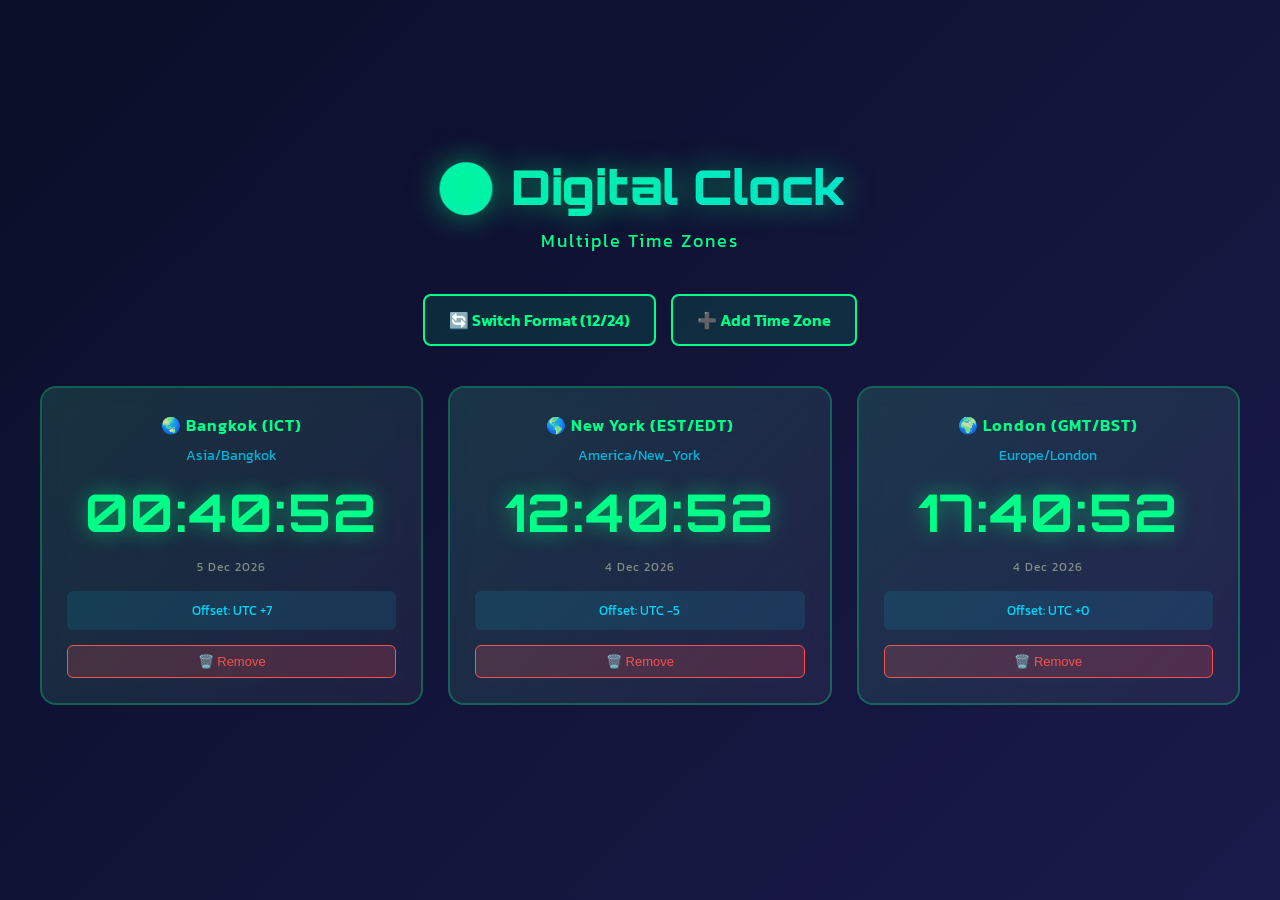
<file: clock.html>
<!DOCTYPE html>
<html lang="th">
<head>
    <meta charset="UTF-8">
    <meta name="viewport" content="width=device-width, initial-scale=1.0">
    <title>Digital Clock - Multiple Time Zones</title>
    <link rel="stylesheet" href="clock-style.css">
</head>
<body>

<div class="clock-container">
    <div class="clock-header">
        <h1>🕐 Digital Clock</h1>
        <p>Multiple Time Zones</p>
    </div>

    <div class="controls">
        <button class="btn-format" onclick="toggleFormat()">🔄 Switch Format (12/24)</button>
        <button class="btn-add" onclick="showAddClock()">➕ Add Time Zone</button>
    </div>

    <div class="clocks-grid" id="clocksGrid">
        <!-- Clocks will be added here dynamically -->
    </div>

    <div class="modal" id="addClockModal" onclick="closeAddClock()">
        <div class="modal-content" onclick="event.stopPropagation()">
            <div class="modal-header">
                <h2>➕ Add Time Zone</h2>
                <button class="close-btn" onclick="closeAddClock()">✕</button>
            </div>
            <div class="timezone-list" id="timezoneList">
                <!-- Time zones will be listed here -->
            </div>
        </div>
    </div>
</div>

<script src="clock-script.js"></script>
</body>
</html>
</file>
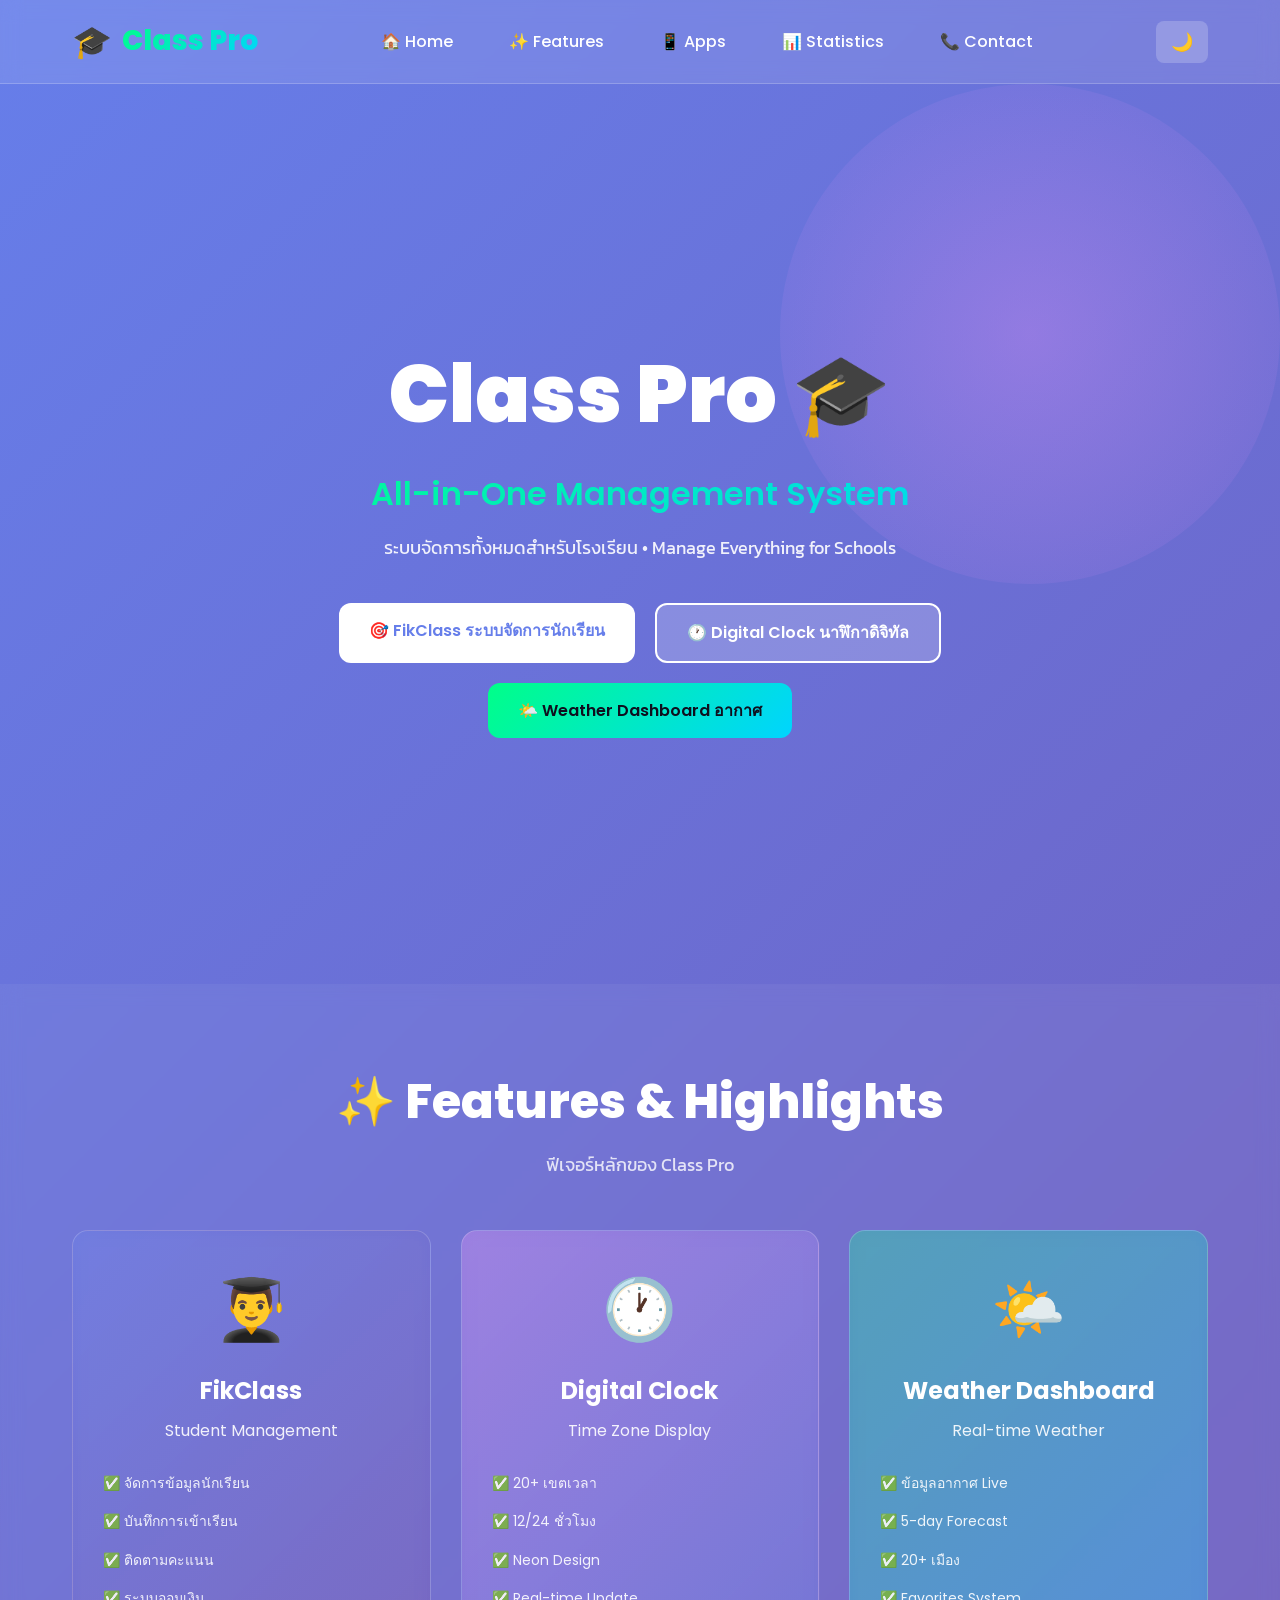
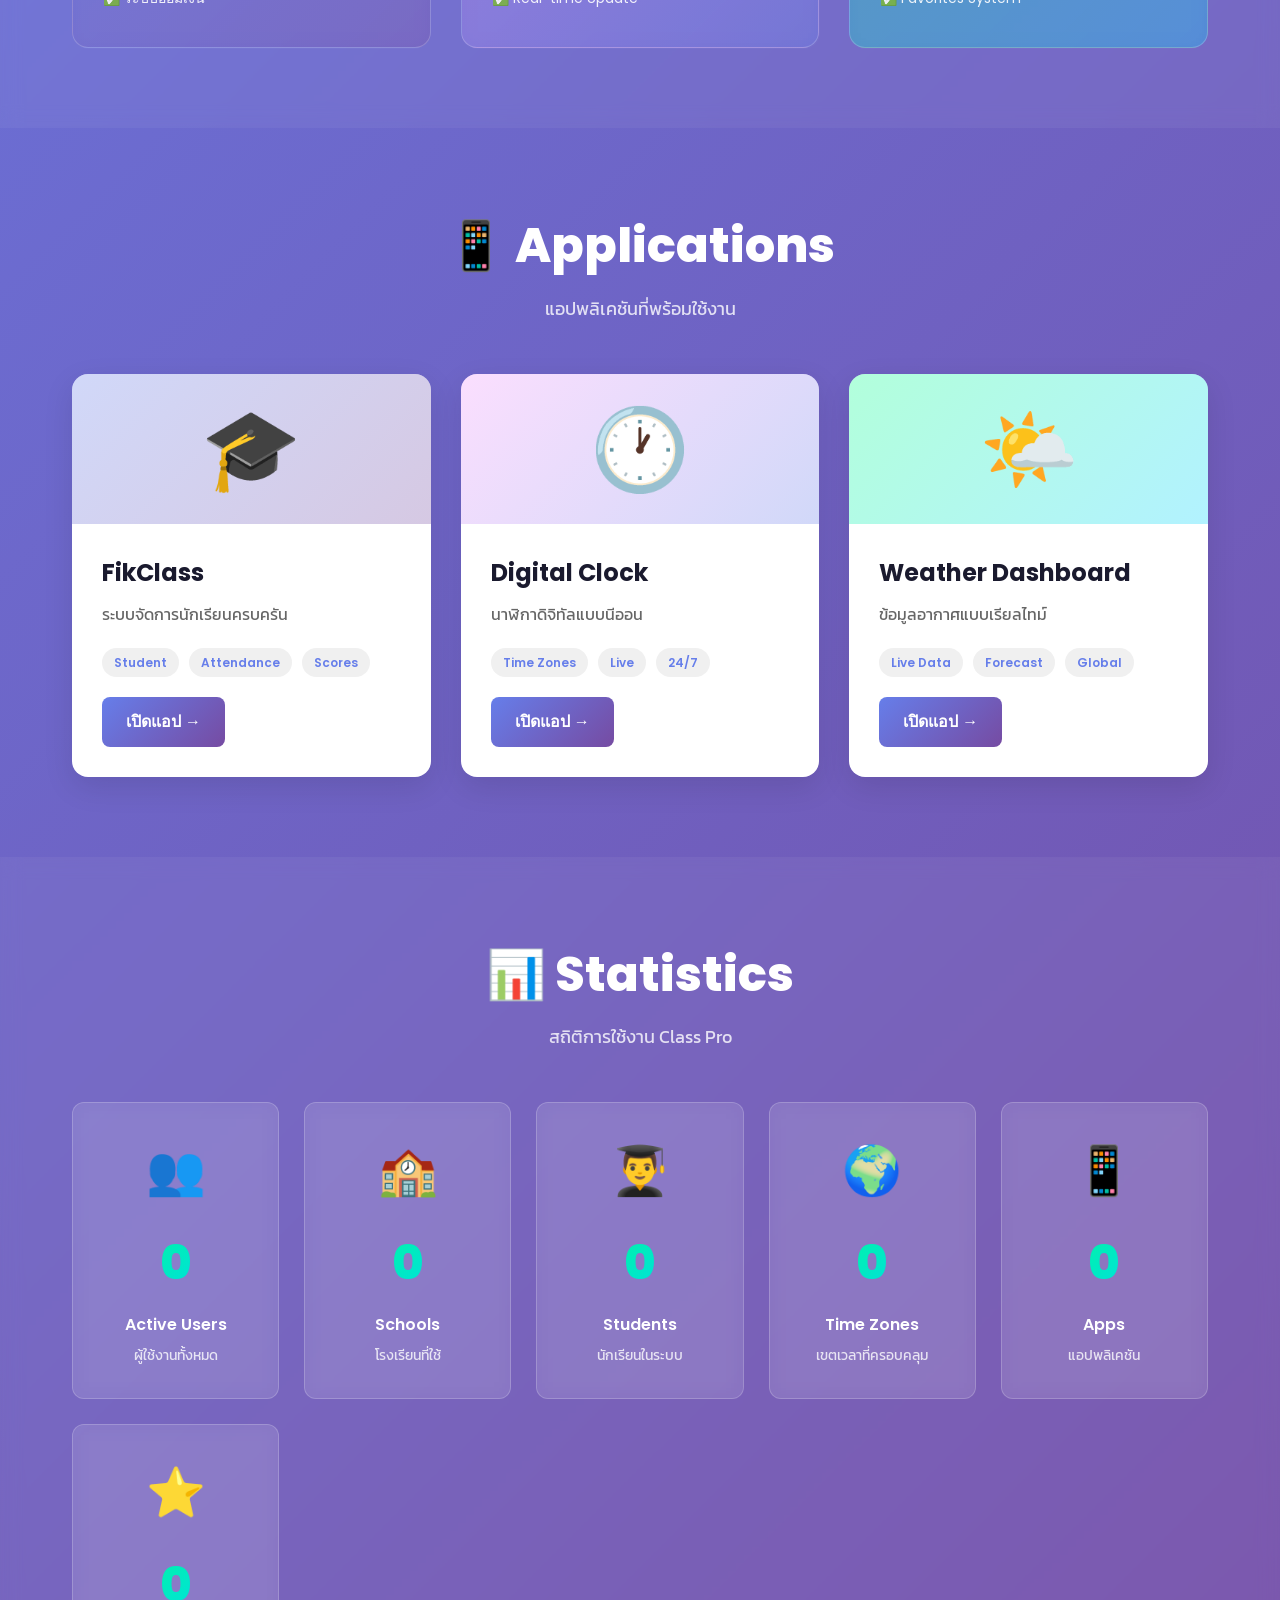
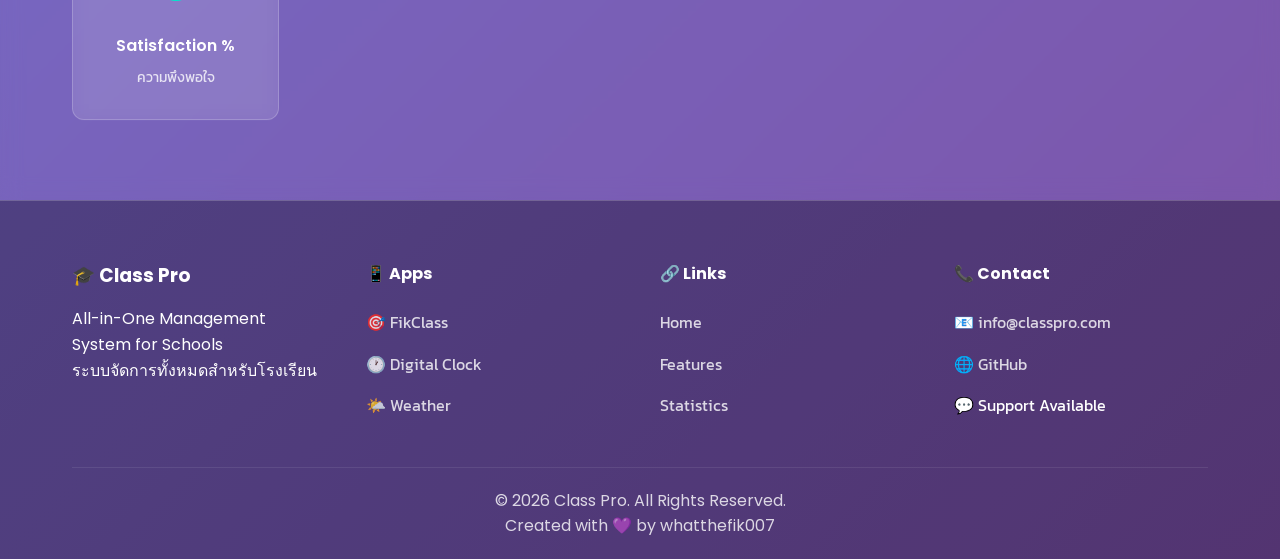
<file: home.html>
<!DOCTYPE html>
<html lang="th">
<head>
    <meta charset="UTF-8">
    <meta name="viewport" content="width=device-width, initial-scale=1.0">
    <title>Class Pro - All-in-One Management System</title>
    <link rel="stylesheet" href="home-style.css">
</head>
<body>

<!-- Navigation -->
<nav class="navbar">
    <div class="nav-container">
        <div class="logo">
            <span class="logo-icon">🎓</span>
            <span class="logo-text">Class Pro</span>
        </div>
        <ul class="nav-menu">
            <li><a href="#home" onclick="scrollTo('home')">🏠 Home</a></li>
            <li><a href="#features" onclick="scrollTo('features')">✨ Features</a></li>
            <li><a href="#apps" onclick="scrollTo('apps')">📱 Apps</a></li>
            <li><a href="#stats" onclick="scrollTo('stats')">📊 Statistics</a></li>
            <li><a href="#footer" onclick="scrollTo('footer')">📞 Contact</a></li>
        </ul>
        <div class="nav-controls">
            <button class="theme-toggle" onclick="toggleTheme()">🌙</button>
            <button class="menu-toggle" onclick="toggleMenu()">☰</button>
        </div>
    </div>
</nav>

<!-- Hero Section -->
<section class="hero" id="home">
    <div class="hero-content">
        <h1 class="hero-title">Class Pro 🎓</h1>
        <p class="hero-subtitle">All-in-One Management System</p>
        <p class="hero-description">ระบบจัดการทั้งหมดสำหรับโรงเรียน • Manage Everything for Schools</p>
        <div class="hero-buttons">
            <a href="index.html" class="btn btn-primary">🎯 FikClass ระบบจัดการนักเรียน</a>
            <a href="clock.html" class="btn btn-secondary">🕐 Digital Clock นาฬิกาดิจิทัล</a>
            <a href="weather.html" class="btn btn-tertiary">🌤️ Weather Dashboard อากาศ</a>
        </div>
    </div>
    <div class="hero-gradient"></div>
</section>

<!-- Features Section -->
<section class="features" id="features">
    <div class="container">
        <h2 class="section-title">✨ Features & Highlights</h2>
        <p class="section-subtitle">ฟีเจอร์หลักของ Class Pro</p>
        
        <div class="features-grid">
            <!-- FikClass Features -->
            <div class="feature-card gradient-1">
                <div class="feature-icon">👨‍🎓</div>
                <h3>FikClass</h3>
                <p class="feature-title">Student Management</p>
                <ul class="feature-list">
                    <li>✅ จัดการข้อมูลนักเรียน</li>
                    <li>✅ บันทึกการเข้าเรียน</li>
                    <li>✅ ติดตามคะแนน</li>
                    <li>✅ ระบบออมเงิน</li>
                </ul>
            </div>

            <!-- Clock Features -->
            <div class="feature-card gradient-2">
                <div class="feature-icon">🕐</div>
                <h3>Digital Clock</h3>
                <p class="feature-title">Time Zone Display</p>
                <ul class="feature-list">
                    <li>✅ 20+ เขตเวลา</li>
                    <li>✅ 12/24 ชั่วโมง</li>
                    <li>✅ Neon Design</li>
                    <li>✅ Real-time Update</li>
                </ul>
            </div>

            <!-- Weather Features -->
            <div class="feature-card gradient-3">
                <div class="feature-icon">🌤️</div>
                <h3>Weather Dashboard</h3>
                <p class="feature-title">Real-time Weather</p>
                <ul class="feature-list">
                    <li>✅ ข้อมูลอากาศ Live</li>
                    <li>✅ 5-day Forecast</li>
                    <li>✅ 20+ เมือง</li>
                    <li>✅ Favorites System</li>
                </ul>
            </div>
        </div>
    </div>
</section>

<!-- Apps Section -->
<section class="apps" id="apps">
    <div class="container">
        <h2 class="section-title">📱 Applications</h2>
        <p class="section-subtitle">แอปพลิเคชันที่พร้อมใช้งาน</p>
        
        <div class="apps-grid">
            <div class="app-card">
                <div class="app-header gradient-1">
                    <span class="app-icon">🎓</span>
                </div>
                <div class="app-content">
                    <h3>FikClass</h3>
                    <p>ระบบจัดการนักเรียนครบครัน</p>
                    <div class="app-features">
                        <span class="badge">Student</span>
                        <span class="badge">Attendance</span>
                        <span class="badge">Scores</span>
                    </div>
                    <a href="index.html" class="app-btn">เปิดแอป →</a>
                </div>
            </div>

            <div class="app-card">
                <div class="app-header gradient-2">
                    <span class="app-icon">🕐</span>
                </div>
                <div class="app-content">
                    <h3>Digital Clock</h3>
                    <p>นาฬิกาดิจิทัลแบบนีออน</p>
                    <div class="app-features">
                        <span class="badge">Time Zones</span>
                        <span class="badge">Live</span>
                        <span class="badge">24/7</span>
                    </div>
                    <a href="clock.html" class="app-btn">เปิดแอป →</a>
                </div>
            </div>

            <div class="app-card">
                <div class="app-header gradient-3">
                    <span class="app-icon">🌤️</span>
                </div>
                <div class="app-content">
                    <h3>Weather Dashboard</h3>
                    <p>ข้อมูลอากาศแบบเรียลไทม์</p>
                    <div class="app-features">
                        <span class="badge">Live Data</span>
                        <span class="badge">Forecast</span>
                        <span class="badge">Global</span>
                    </div>
                    <a href="weather.html" class="app-btn">เปิดแอป →</a>
                </div>
            </div>
        </div>
    </div>
</section>

<!-- Statistics Section -->
<section class="statistics" id="stats">
    <div class="container">
        <h2 class="section-title">📊 Statistics</h2>
        <p class="section-subtitle">สถิติการใช้งาน Class Pro</p>
        
        <div class="stats-grid">
            <div class="stat-card">
                <div class="stat-icon">👥</div>
                <div class="stat-number" data-target="500">0</div>
                <div class="stat-label">Active Users</div>
                <div class="stat-thai">ผู้ใช้งานทั้งหมด</div>
            </div>
            <div class="stat-card">
                <div class="stat-icon">🏫</div>
                <div class="stat-number" data-target="50">0</div>
                <div class="stat-label">Schools</div>
                <div class="stat-thai">โรงเรียนที่ใช้</div>
            </div>
            <div class="stat-card">
                <div class="stat-icon">👨‍🎓</div>
                <div class="stat-number" data-target="10000">0</div>
                <div class="stat-label">Students</div>
                <div class="stat-thai">นักเรียนในระบบ</div>
            </div>
            <div class="stat-card">
                <div class="stat-icon">🌍</div>
                <div class="stat-number" data-target="20">0</div>
                <div class="stat-label">Time Zones</div>
                <div class="stat-thai">เขตเวลาที่ครอบคลุม</div>
            </div>
            <div class="stat-card">
                <div class="stat-icon">📱</div>
                <div class="stat-number" data-target="3">0</div>
                <div class="stat-label">Apps</div>
                <div class="stat-thai">แอปพลิเคชัน</div>
            </div>
            <div class="stat-card">
                <div class="stat-icon">⭐</div>
                <div class="stat-number" data-target="100">0</div>
                <div class="stat-label">Satisfaction %</div>
                <div class="stat-thai">ความพึงพอใจ</div>
            </div>
        </div>
    </div>
</section>

<!-- Footer -->
<footer class="footer" id="footer">
    <div class="container">
        <div class="footer-content">
            <div class="footer-section">
                <h3>🎓 Class Pro</h3>
                <p>All-in-One Management System for Schools</p>
                <p>ระบบจัดการทั้งหมดสำหรับโรงเรียน</p>
            </div>
            <div class="footer-section">
                <h4>📱 Apps</h4>
                <ul>
                    <li><a href="index.html">🎯 FikClass</a></li>
                    <li><a href="clock.html">🕐 Digital Clock</a></li>
                    <li><a href="weather.html">🌤️ Weather</a></li>
                </ul>
            </div>
            <div class="footer-section">
                <h4>🔗 Links</h4>
                <ul>
                    <li><a href="#home">Home</a></li>
                    <li><a href="#features">Features</a></li>
                    <li><a href="#stats">Statistics</a></li>
                </ul>
            </div>
            <div class="footer-section">
                <h4>📞 Contact</h4>
                <ul>
                    <li>📧 <a href="mailto:info@classpro.com">info@classpro.com</a></li>
                    <li>🌐 <a href="https://github.com/whatthefik007/fikclass" target="_blank">GitHub</a></li>
                    <li>💬 Support Available</li>
                </ul>
            </div>
        </div>
        <div class="footer-bottom">
            <p>&copy; 2026 Class Pro. All Rights Reserved.</p>
            <p>Created with 💜 by whatthefik007</p>
        </div>
    </div>
</footer>

<script src="home-script.js"></script>
</body>
</html>
</file>
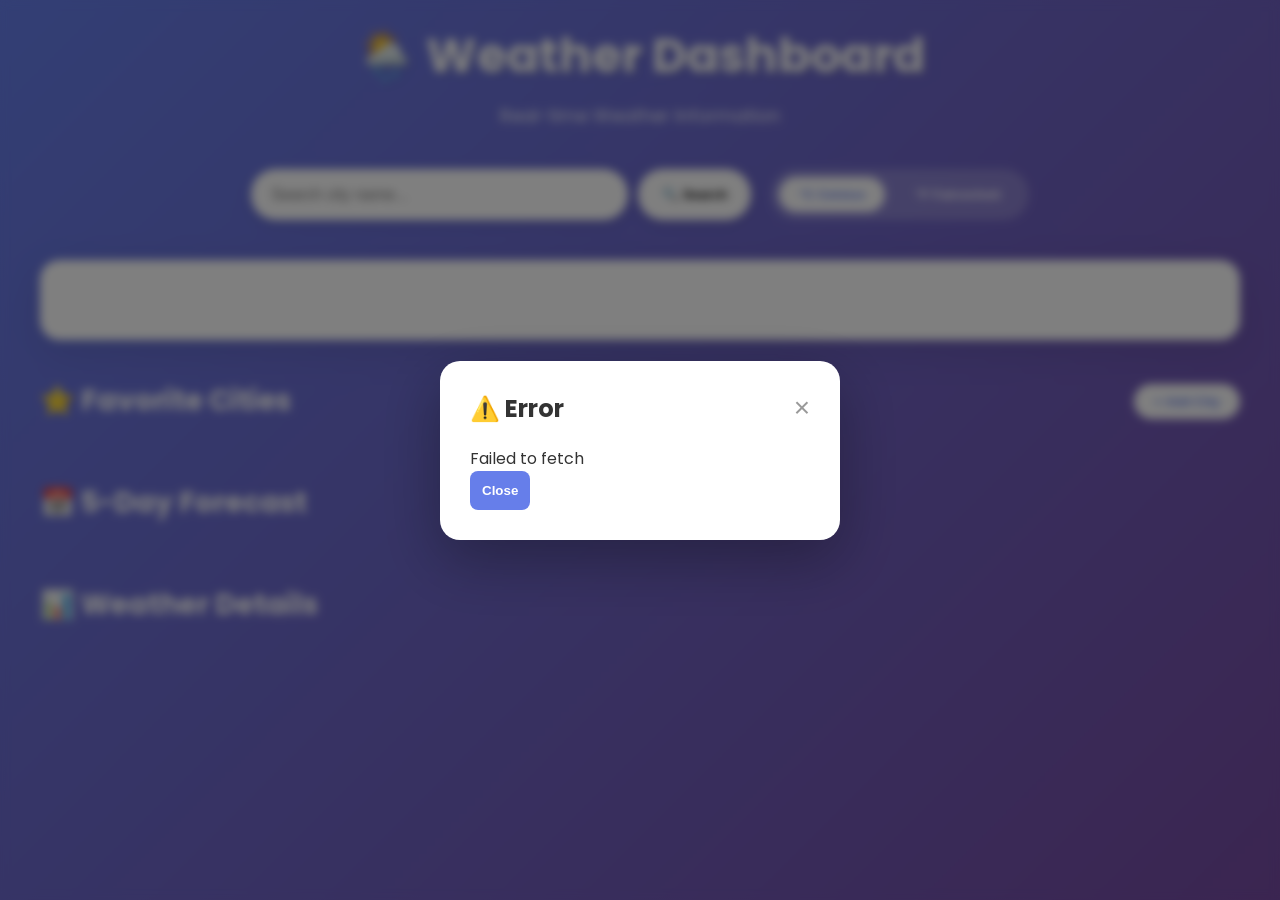
<file: weather.html>
<!DOCTYPE html>
<html lang="th">
<head>
    <meta charset="UTF-8">
    <meta name="viewport" content="width=device-width, initial-scale=1.0">
    <title>Weather Dashboard</title>
    <link rel="stylesheet" href="weather-style.css">
</head>
<body>

<div class="weather-container">
    <!-- Header -->
    <div class="weather-header">
        <h1>🌦️ Weather Dashboard</h1>
        <p>Real-time Weather Information</p>
    </div>

    <!-- Search & Controls -->
    <div class="search-controls">
        <div class="search-box">
            <input type="text" id="searchInput" placeholder="Search city name..." />
            <button onclick="searchWeather()" class="btn-search">🔍 Search</button>
        </div>
        <div class="unit-toggle">
            <button onclick="toggleUnit('C')" class="unit-btn active" id="btnCelsius">°C Celsius</button>
            <button onclick="toggleUnit('F')" class="unit-btn" id="btnFahrenheit">°F Fahrenheit</button>
        </div>
    </div>

    <!-- Current Weather -->
    <div class="current-weather" id="currentWeather">
        <!-- Will be populated by JavaScript -->
    </div>

    <!-- Favorites Section -->
    <div class="favorites-section">
        <div class="favorites-header">
            <h2>⭐ Favorite Cities</h2>
            <button onclick="showAddFavorite()" class="btn-add-favorite">+ Add City</button>
        </div>
        <div class="favorites-grid" id="favoritesGrid">
            <!-- Favorite cities will be displayed here -->
        </div>
    </div>

    <!-- 5-Day Forecast -->
    <div class="forecast-section">
        <h2>📅 5-Day Forecast</h2>
        <div class="forecast-grid" id="forecastGrid">
            <!-- Forecast will be populated by JavaScript -->
        </div>
    </div>

    <!-- Weather Details -->
    <div class="details-section">
        <h2>📊 Weather Details</h2>
        <div class="details-grid" id="detailsGrid">
            <!-- Details will be populated by JavaScript -->
        </div>
    </div>
</div>

<!-- Add Favorite Modal -->
<div class="modal" id="addFavoriteModal" onclick="closeAddFavorite()">
    <div class="modal-content" onclick="event.stopPropagation()">
        <div class="modal-header">
            <h2>⭐ Add to Favorites</h2>
            <button class="close-btn" onclick="closeAddFavorite()">×</button>
        </div>
        <input type="text" id="favoriteCityInput" placeholder="Enter city name..." />
        <div class="modal-actions">
            <button onclick="closeAddFavorite()" class="btn-cancel">Cancel</button>
            <button onclick="addFavoriteCity()" class="btn-confirm">Add</button>
        </div>
    </div>
</div>

<!-- Error Modal -->
<div class="modal" id="errorModal" onclick="closeErrorModal()">
    <div class="modal-content" onclick="event.stopPropagation()">
        <div class="modal-header">
            <h2>⚠️ Error</h2>
            <button class="close-btn" onclick="closeErrorModal()">×</button>
        </div>
        <p id="errorMessage"></p>
        <button onclick="closeErrorModal()" class="btn-confirm">Close</button>
    </div>
</div>

<!-- Loading Spinner -->
<div class="loading" id="loadingSpinner">
    <div class="spinner"></div>
    <p>Loading weather data...</p>
</div>

<script src="weather-script.js"></script>
</body>
</html>
</file>
<file: clock-style.css>
@import url('https://fonts.googleapis.com/css2?family=Orbitron:wght@400;700;900&family=Kanit:wght@400;500;600;700&display=swap');

* {
    margin: 0;
    padding: 0;
    box-sizing: border-box;
}

body {
    background: linear-gradient(135deg, #0a0e27, #1a1a4a);
    color: #fff;
    min-height: 100vh;
    font-family: 'Kanit', sans-serif;
    display: flex;
    justify-content: center;
    align-items: center;
    padding: 20px;
    transition: background 0.3s;
}

.clock-container {
    width: 100%;
    max-width: 1200px;
}

.clock-header {
    text-align: center;
    margin-bottom: 40px;
}

.clock-header h1 {
    font-family: 'Orbitron', sans-serif;
    font-size: 48px;
    font-weight: 900;
    margin-bottom: 10px;
    background: linear-gradient(135deg, #00ff88, #00d4ff);
    -webkit-background-clip: text;
    -webkit-text-fill-color: transparent;
    background-clip: text;
    text-shadow: 0 0 30px rgba(0, 255, 136, 0.5);
}

.clock-header p {
    font-size: 18px;
    color: #00ff88;
    letter-spacing: 2px;
}

.controls {
    display: flex;
    justify-content: center;
    gap: 15px;
    margin-bottom: 40px;
    flex-wrap: wrap;
}

.btn-format,
.btn-add {
    padding: 12px 24px;
    border: 2px solid #00ff88;
    background: rgba(0, 255, 136, 0.1);
    color: #00ff88;
    border-radius: 8px;
    cursor: pointer;
    font-size: 16px;
    font-weight: 600;
    transition: all 0.3s;
    font-family: 'Kanit', sans-serif;
}

.btn-format:hover,
.btn-add:hover {
    background: rgba(0, 255, 136, 0.2);
    box-shadow: 0 0 20px rgba(0, 255, 136, 0.5);
    transform: translateY(-2px);
}

.btn-format:active,
.btn-add:active {
    transform: translateY(0);
}

.clocks-grid {
    display: grid;
    grid-template-columns: repeat(auto-fit, minmax(280px, 1fr));
    gap: 25px;
    margin-bottom: 40px;
}

.clock-card {
    background: rgba(255, 255, 255, 0.05);
    border: 2px solid rgba(0, 255, 136, 0.3);
    border-radius: 16px;
    padding: 25px;
    text-align: center;
    backdrop-filter: blur(10px);
    transition: all 0.3s;
    position: relative;
    overflow: hidden;
}

.clock-card::before {
    content: '';
    position: absolute;
    top: 0;
    left: 0;
    right: 0;
    bottom: 0;
    background: linear-gradient(135deg, rgba(0, 255, 136, 0.1), transparent);
    pointer-events: none;
}

.clock-card:hover {
    border-color: rgba(0, 255, 136, 0.6);
    box-shadow: 0 0 30px rgba(0, 255, 136, 0.3), inset 0 0 30px rgba(0, 255, 136, 0.05);
    transform: translateY(-5px);
}

.timezone-name {
    font-size: 16px;
    font-weight: 600;
    color: #00ff88;
    margin-bottom: 8px;
    letter-spacing: 1px;
}

.timezone-region {
    font-size: 14px;
    color: #00d4ff;
    margin-bottom: 15px;
    opacity: 0.8;
}

.digital-time {
    font-family: 'Orbitron', monospace;
    font-size: 52px;
    font-weight: 700;
    color: #00ff88;
    margin: 20px 0;
    text-shadow: 0 0 20px rgba(0, 255, 136, 0.5);
    letter-spacing: 2px;
    line-height: 1;
}

.digital-date {
    font-size: 12px;
    color: #888;
    margin-bottom: 15px;
    letter-spacing: 1px;
}

.timezone-offset {
    font-size: 13px;
    color: #00d4ff;
    padding: 10px;
    background: rgba(0, 212, 255, 0.1);
    border-radius: 6px;
    margin-bottom: 15px;
}

.btn-remove {
    padding: 8px 16px;
    background: rgba(255, 77, 77, 0.2);
    border: 1px solid #ff4d4d;
    color: #ff4d4d;
    border-radius: 6px;
    cursor: pointer;
    font-size: 13px;
    transition: all 0.3s;
    width: 100%;
}

.btn-remove:hover {
    background: rgba(255, 77, 77, 0.4);
    box-shadow: 0 0 15px rgba(255, 77, 77, 0.3);
}

/* Modal Styles */
.modal {
    display: none;
    position: fixed;
    inset: 0;
    background: rgba(0, 0, 0, 0.7);
    backdrop-filter: blur(6px);
    justify-content: center;
    align-items: center;
    z-index: 1000;
    padding: 20px;
    animation: fadeIn 0.3s ease;
}

.modal.show {
    display: flex;
}

.modal-content {
    background: linear-gradient(135deg, #0a0e27, #1a1a4a);
    border: 2px solid rgba(0, 255, 136, 0.5);
    border-radius: 16px;
    padding: 30px;
    max-width: 500px;
    width: 100%;
    max-height: 80vh;
    overflow-y: auto;
    animation: slideUp 0.3s ease;
}

.modal-header {
    display: flex;
    justify-content: space-between;
    align-items: center;
    margin-bottom: 25px;
}

.modal-header h2 {
    font-size: 24px;
    color: #00ff88;
}

.close-btn {
    background: none;
    border: none;
    font-size: 24px;
    color: #00ff88;
    cursor: pointer;
    transition: 0.3s;
}

.close-btn:hover {
    transform: rotate(90deg);
}

.timezone-list {
    display: flex;
    flex-direction: column;
    gap: 10px;
}

.timezone-item {
    padding: 12px 16px;
    background: rgba(0, 255, 136, 0.05);
    border: 1px solid rgba(0, 255, 136, 0.2);
    border-radius: 8px;
    cursor: pointer;
    transition: all 0.3s;
    font-size: 15px;
    color: #00d4ff;
}

.timezone-item:hover {
    background: rgba(0, 255, 136, 0.15);
    border-color: rgba(0, 255, 136, 0.6);
    box-shadow: 0 0 15px rgba(0, 255, 136, 0.2);
    transform: translateX(5px);
}

.timezone-item.selected {
    background: rgba(0, 255, 136, 0.2);
    border-color: rgba(0, 255, 136, 0.8);
    box-shadow: 0 0 20px rgba(0, 255, 136, 0.3);
}

@keyframes fadeIn {
    from {
        opacity: 0;
    }
    to {
        opacity: 1;
    }
}

@keyframes slideUp {
    from {
        transform: translateY(30px);
        opacity: 0;
    }
    to {
        transform: translateY(0);
        opacity: 1;
    }
}

/* Scrollbar Styling */
.modal-content::-webkit-scrollbar {
    width: 8px;
}

.modal-content::-webkit-scrollbar-track {
    background: rgba(0, 255, 136, 0.1);
    border-radius: 4px;
}

.modal-content::-webkit-scrollbar-thumb {
    background: rgba(0, 255, 136, 0.3);
    border-radius: 4px;
}

.modal-content::-webkit-scrollbar-thumb:hover {
    background: rgba(0, 255, 136, 0.5);
}

/* Responsive */
@media (max-width: 768px) {
    .clock-header h1 {
        font-size: 36px;
    }

    .clocks-grid {
        grid-template-columns: 1fr;
    }

    .digital-time {
        font-size: 40px;
    }

    .modal-content {
        padding: 20px;
    }
}
</file>
<file: home-style.css>
@import url('https://fonts.googleapis.com/css2?family=Poppins:wght@300;400;500;600;700;800;900&family=Kanit:wght@300;400;500;600;700&display=swap');

* {
    margin: 0;
    padding: 0;
    box-sizing: border-box;
}

:root {
    --primary: #667eea;
    --secondary: #764ba2;
    --accent: #f093fb;
    --dark-bg: #0f0f1e;
    --light-bg: #ffffff;
    --text-dark: #1a1a2e;
    --text-light: #ffffff;
}

body {
    font-family: 'Poppins', sans-serif;
    background: linear-gradient(135deg, #667eea 0%, #764ba2 100%);
    color: var(--text-dark);
    line-height: 1.6;
    transition: all 0.3s ease;
}

body.dark-mode {
    background: linear-gradient(135deg, var(--dark-bg) 0%, #1a1a3e 100%);
    color: var(--text-light);
}

/* ====== Navigation ====== */
.navbar {
    background: rgba(255, 255, 255, 0.1);
    backdrop-filter: blur(10px);
    position: sticky;
    top: 0;
    z-index: 100;
    border-bottom: 1px solid rgba(255, 255, 255, 0.2);
}

.nav-container {
    max-width: 1200px;
    margin: 0 auto;
    padding: 1rem 2rem;
    display: flex;
    justify-content: space-between;
    align-items: center;
}

.logo {
    display: flex;
    align-items: center;
    gap: 10px;
    font-size: 28px;
    font-weight: 800;
    color: white;
    text-decoration: none;
}

.logo-icon {
    font-size: 32px;
}

.logo-text {
    background: linear-gradient(135deg, #00ff88, #00d4ff);
    -webkit-background-clip: text;
    -webkit-text-fill-color: transparent;
    background-clip: text;
}

.nav-menu {
    display: flex;
    list-style: none;
    gap: 2rem;
}

.nav-menu a {
    color: white;
    text-decoration: none;
    font-weight: 500;
    transition: all 0.3s;
    padding: 8px 12px;
    border-radius: 8px;
}

.nav-menu a:hover {
    background: rgba(255, 255, 255, 0.2);
    transform: translateY(-2px);
}

.nav-controls {
    display: flex;
    gap: 1rem;
}

.theme-toggle,
.menu-toggle {
    background: rgba(255, 255, 255, 0.2);
    border: none;
    color: white;
    padding: 10px 15px;
    border-radius: 8px;
    cursor: pointer;
    font-size: 18px;
    transition: all 0.3s;
}

.theme-toggle:hover,
.menu-toggle:hover {
    background: rgba(255, 255, 255, 0.3);
}

.menu-toggle {
    display: none;
}

/* ====== Hero Section ====== */
.hero {
    position: relative;
    min-height: 100vh;
    display: flex;
    align-items: center;
    justify-content: center;
    overflow: hidden;
    padding: 4rem 2rem;
}

.hero-gradient {
    position: absolute;
    top: 0;
    right: 0;
    width: 500px;
    height: 500px;
    background: radial-gradient(circle, rgba(240, 147, 251, 0.3), transparent);
    border-radius: 50%;
    animation: float 6s ease-in-out infinite;
}

.hero-content {
    position: relative;
    z-index: 2;
    text-align: center;
    color: white;
    max-width: 900px;
}

.hero-title {
    font-size: 80px;
    font-weight: 900;
    margin-bottom: 10px;
    animation: slideDown 0.8s ease;
}

.hero-subtitle {
    font-size: 32px;
    font-weight: 600;
    margin-bottom: 15px;
    background: linear-gradient(135deg, #00ff88, #00d4ff);
    -webkit-background-clip: text;
    -webkit-text-fill-color: transparent;
    background-clip: text;
}

.hero-description {
    font-size: 18px;
    margin-bottom: 40px;
    opacity: 0.9;
    font-family: 'Kanit', sans-serif;
}

.hero-buttons {
    display: flex;
    gap: 20px;
    justify-content: center;
    flex-wrap: wrap;
}

.btn {
    padding: 15px 30px;
    border: none;
    border-radius: 12px;
    font-size: 16px;
    font-weight: 600;
    cursor: pointer;
    text-decoration: none;
    transition: all 0.3s;
    display: inline-block;
}

.btn-primary {
    background: white;
    color: #667eea;
}

.btn-secondary {
    background: rgba(255, 255, 255, 0.2);
    color: white;
    border: 2px solid white;
}

.btn-tertiary {
    background: linear-gradient(135deg, #00ff88, #00d4ff);
    color: #0f0f1e;
}

.btn:hover {
    transform: translateY(-3px);
    box-shadow: 0 10px 30px rgba(0, 0, 0, 0.2);
}

@keyframes slideDown {
    from {
        opacity: 0;
        transform: translateY(-30px);
    }
    to {
        opacity: 1;
        transform: translateY(0);
    }
}

@keyframes float {
    0%, 100% { transform: translateY(0px); }
    50% { transform: translateY(20px); }
}

/* ====== Container ====== */
.container {
    max-width: 1200px;
    margin: 0 auto;
    padding: 0 2rem;
}

/* ====== Section Title ====== */
.section-title {
    font-size: 48px;
    font-weight: 800;
    text-align: center;
    margin-bottom: 10px;
    color: white;
}

.section-subtitle {
    font-size: 18px;
    text-align: center;
    color: rgba(255, 255, 255, 0.8);
    margin-bottom: 50px;
    font-family: 'Kanit', sans-serif;
}

/* ====== Features Section ====== */
.features {
    padding: 80px 2rem;
    background: rgba(255, 255, 255, 0.05);
    backdrop-filter: blur(10px);
}

.features-grid {
    display: grid;
    grid-template-columns: repeat(auto-fit, minmax(300px, 1fr));
    gap: 30px;
}

.feature-card {
    padding: 30px;
    border-radius: 16px;
    color: white;
    backdrop-filter: blur(10px);
    border: 1px solid rgba(255, 255, 255, 0.2);
    transition: all 0.3s;
    text-align: center;
}

.feature-card:hover {
    transform: translateY(-10px);
    border-color: rgba(255, 255, 255, 0.4);
    box-shadow: 0 20px 40px rgba(0, 0, 0, 0.2);
}

.gradient-1 {
    background: linear-gradient(135deg, rgba(102, 126, 234, 0.3), rgba(118, 75, 162, 0.3));
}

.gradient-2 {
    background: linear-gradient(135deg, rgba(240, 147, 251, 0.3), rgba(102, 126, 234, 0.3));
}

.gradient-3 {
    background: linear-gradient(135deg, rgba(0, 255, 136, 0.3), rgba(0, 212, 255, 0.3));
}

.feature-icon {
    font-size: 60px;
    margin-bottom: 15px;
}

.feature-card h3 {
    font-size: 24px;
    font-weight: 700;
    margin-bottom: 8px;
}

.feature-title {
    font-size: 16px;
    opacity: 0.9;
    margin-bottom: 20px;
}

.feature-list {
    list-style: none;
    text-align: left;
}

.feature-list li {
    padding: 8px 0;
    font-size: 14px;
    opacity: 0.9;
}

/* ====== Apps Section ====== */
.apps {
    padding: 80px 2rem;
}

.apps-grid {
    display: grid;
    grid-template-columns: repeat(auto-fit, minmax(300px, 1fr));
    gap: 30px;
}

.app-card {
    background: white;
    border-radius: 16px;
    overflow: hidden;
    box-shadow: 0 10px 30px rgba(0, 0, 0, 0.1);
    transition: all 0.3s;
}

.app-card:hover {
    transform: translateY(-10px);
    box-shadow: 0 20px 50px rgba(0, 0, 0, 0.2);
}

.app-header {
    height: 150px;
    display: flex;
    align-items: center;
    justify-content: center;
    color: white;
}

.app-icon {
    font-size: 80px;
}

.app-content {
    padding: 30px;
}

.app-content h3 {
    font-size: 24px;
    font-weight: 700;
    color: var(--text-dark);
    margin-bottom: 10px;
}

.app-content p {
    color: #666;
    margin-bottom: 20px;
    font-family: 'Kanit', sans-serif;
}

.app-features {
    display: flex;
    gap: 10px;
    flex-wrap: wrap;
    margin-bottom: 20px;
}

.badge {
    background: #f0f0f0;
    padding: 5px 12px;
    border-radius: 20px;
    font-size: 12px;
    color: #667eea;
    font-weight: 600;
}

.app-btn {
    display: inline-block;
    background: linear-gradient(135deg, #667eea, #764ba2);
    color: white;
    padding: 12px 24px;
    border-radius: 8px;
    text-decoration: none;
    font-weight: 600;
    transition: all 0.3s;
}

.app-btn:hover {
    transform: translateX(5px);
    box-shadow: 0 10px 20px rgba(102, 126, 234, 0.3);
}

/* ====== Statistics Section ====== */
.statistics {
    padding: 80px 2rem;
    background: rgba(255, 255, 255, 0.05);
    backdrop-filter: blur(10px);
}

.stats-grid {
    display: grid;
    grid-template-columns: repeat(auto-fit, minmax(200px, 1fr));
    gap: 25px;
}

.stat-card {
    background: rgba(255, 255, 255, 0.1);
    border: 1px solid rgba(255, 255, 255, 0.2);
    padding: 30px;
    border-radius: 12px;
    text-align: center;
    color: white;
    backdrop-filter: blur(10px);
    transition: all 0.3s;
}

.stat-card:hover {
    background: rgba(255, 255, 255, 0.15);
    transform: translateY(-5px);
}

.stat-icon {
    font-size: 48px;
    margin-bottom: 15px;
}

.stat-number {
    font-size: 48px;
    font-weight: 800;
    background: linear-gradient(135deg, #00ff88, #00d4ff);
    -webkit-background-clip: text;
    -webkit-text-fill-color: transparent;
    background-clip: text;
    margin-bottom: 10px;
}

.stat-label {
    font-size: 16px;
    font-weight: 600;
    margin-bottom: 8px;
}

.stat-thai {
    font-size: 14px;
    opacity: 0.8;
    font-family: 'Kanit', sans-serif;
}

/* ====== Footer ====== */
.footer {
    background: rgba(0, 0, 0, 0.3);
    color: white;
    padding: 60px 2rem 20px;
    border-top: 1px solid rgba(255, 255, 255, 0.2);
}

.footer-content {
    display: grid;
    grid-template-columns: repeat(auto-fit, minmax(250px, 1fr));
    gap: 40px;
    margin-bottom: 40px;
}

.footer-section h3,
.footer-section h4 {
    margin-bottom: 15px;
}

.footer-section a {
    color: rgba(255, 255, 255, 0.8);
    text-decoration: none;
    transition: color 0.3s;
}

.footer-section a:hover {
    color: white;
}

.footer-section ul {
    list-style: none;
}

.footer-section li {
    padding: 8px 0;
    font-family: 'Kanit', sans-serif;
}

.footer-bottom {
    text-align: center;
    padding-top: 20px;
    border-top: 1px solid rgba(255, 255, 255, 0.1);
    opacity: 0.8;
}

/* ====== Dark Mode ====== */
body.dark-mode .section-title {
    color: white;
}

body.dark-mode .app-card {
    background: #1a1a2e;
    color: white;
}

body.dark-mode .app-card h3 {
    color: white;
}

body.dark-mode .app-card p {
    color: rgba(255, 255, 255, 0.7);
}

body.dark-mode .badge {
    background: rgba(102, 126, 234, 0.2);
    color: #00ff88;
}

/* ====== Responsive ====== */
@media (max-width: 768px) {
    .nav-menu {
        display: none;
        position: absolute;
        top: 70px;
        left: 0;
        right: 0;
        background: rgba(0, 0, 0, 0.9);
        flex-direction: column;
        gap: 0;
        padding: 20px;
    }

    .nav-menu.active {
        display: flex;
    }

    .menu-toggle {
        display: block;
    }

    .hero-title {
        font-size: 48px;
    }

    .hero-subtitle {
        font-size: 24px;
    }

    .hero-buttons {
        flex-direction: column;
    }

    .section-title {
        font-size: 36px;
    }

    .features-grid,
    .apps-grid,
    .stats-grid {
        grid-template-columns: 1fr;
    }
}

@media (max-width: 480px) {
    .nav-container {
        padding: 1rem;
    }

    .logo-text {
        display: none;
    }

    .hero-title {
        font-size: 36px;
    }

    .hero-subtitle {
        font-size: 20px;
    }

    .hero-description {
        font-size: 16px;
    }

    .btn {
        padding: 12px 20px;
        font-size: 14px;
    }
}
</file>
<file: weather-style.css>
@import url('https://fonts.googleapis.com/css2?family=Poppins:wght@300;400;500;600;700&display=swap');

* {
    margin: 0;
    padding: 0;
    box-sizing: border-box;
}

body {
    background: linear-gradient(135deg, #667eea 0%, #764ba2 100%);
    min-height: 100vh;
    font-family: 'Poppins', sans-serif;
    color: #333;
    padding: 20px;
}

.weather-container {
    max-width: 1200px;
    margin: 0 auto;
}

/* ====== Header ====== */
.weather-header {
    text-align: center;
    margin-bottom: 40px;
    color: white;
}

.weather-header h1 {
    font-size: 48px;
    font-weight: 700;
    margin-bottom: 10px;
    text-shadow: 2px 2px 4px rgba(0, 0, 0, 0.2);
}

.weather-header p {
    font-size: 18px;
    opacity: 0.9;
}

/* ====== Search & Controls ====== */
.search-controls {
    display: flex;
    gap: 20px;
    margin-bottom: 40px;
    flex-wrap: wrap;
    justify-content: center;
}

.search-box {
    display: flex;
    gap: 10px;
    flex: 1;
    max-width: 500px;
}

.search-box input {
    flex: 1;
    padding: 12px 20px;
    border: none;
    border-radius: 25px;
    font-size: 16px;
    background: white;
    box-shadow: 0 4px 15px rgba(0, 0, 0, 0.1);
    transition: all 0.3s;
}

.search-box input:focus {
    outline: none;
    box-shadow: 0 6px 20px rgba(0, 0, 0, 0.2);
}

.btn-search {
    padding: 12px 24px;
    background: white;
    border: none;
    border-radius: 25px;
    cursor: pointer;
    font-weight: 600;
    box-shadow: 0 4px 15px rgba(0, 0, 0, 0.1);
    transition: all 0.3s;
}

.btn-search:hover {
    transform: translateY(-2px);
    box-shadow: 0 6px 20px rgba(0, 0, 0, 0.2);
}

.unit-toggle {
    display: flex;
    gap: 10px;
    background: rgba(255, 255, 255, 0.2);
    padding: 8px;
    border-radius: 25px;
    backdrop-filter: blur(10px);
}

.unit-btn {
    padding: 10px 20px;
    border: none;
    background: transparent;
    color: white;
    cursor: pointer;
    border-radius: 20px;
    transition: all 0.3s;
    font-weight: 600;
}

.unit-btn.active {
    background: white;
    color: #667eea;
}

.unit-btn:hover {
    background: rgba(255, 255, 255, 0.3);
}

/* ====== Current Weather ====== */
.current-weather {
    background: white;
    border-radius: 20px;
    padding: 40px;
    margin-bottom: 40px;
    box-shadow: 0 10px 40px rgba(0, 0, 0, 0.1);
    display: grid;
    grid-template-columns: repeat(auto-fit, minmax(250px, 1fr));
    gap: 30px;
    align-items: center;
}

.weather-main {
    text-align: center;
}

.weather-icon {
    font-size: 120px;
    margin: 20px 0;
}

.weather-temp {
    font-size: 60px;
    font-weight: 700;
    color: #667eea;
    margin: 10px 0;
}

.weather-description {
    font-size: 20px;
    color: #666;
    text-transform: capitalize;
    margin: 10px 0;
}

.weather-location {
    font-size: 24px;
    font-weight: 600;
    color: #333;
    margin: 10px 0;
}

.weather-feels-like {
    font-size: 16px;
    color: #999;
    margin-top: 10px;
}

.weather-info {
    display: grid;
    grid-template-columns: repeat(2, 1fr);
    gap: 20px;
}

.info-item {
    background: #f5f5f5;
    padding: 15px;
    border-radius: 12px;
    text-align: center;
}

.info-label {
    font-size: 14px;
    color: #999;
    margin-bottom: 8px;
}

.info-value {
    font-size: 20px;
    font-weight: 600;
    color: #333;
}

/* ====== Favorites Section ====== */
.favorites-section {
    margin-bottom: 40px;
}

.favorites-header {
    display: flex;
    justify-content: space-between;
    align-items: center;
    margin-bottom: 20px;
    color: white;
}

.favorites-header h2 {
    font-size: 28px;
}

.btn-add-favorite {
    padding: 10px 20px;
    background: white;
    border: none;
    border-radius: 20px;
    cursor: pointer;
    font-weight: 600;
    color: #667eea;
    transition: all 0.3s;
}

.btn-add-favorite:hover {
    transform: scale(1.05);
    box-shadow: 0 4px 15px rgba(0, 0, 0, 0.2);
}

.favorites-grid {
    display: grid;
    grid-template-columns: repeat(auto-fill, minmax(200px, 1fr));
    gap: 15px;
}

.favorite-card {
    background: white;
    border-radius: 15px;
    padding: 20px;
    text-align: center;
    cursor: pointer;
    transition: all 0.3s;
    box-shadow: 0 4px 15px rgba(0, 0, 0, 0.1);
    position: relative;
}

.favorite-card:hover {
    transform: translateY(-5px);
    box-shadow: 0 8px 25px rgba(0, 0, 0, 0.15);
}

.favorite-card .city-name {
    font-size: 18px;
    font-weight: 600;
    color: #333;
    margin-bottom: 10px;
}

.favorite-card .temp {
    font-size: 28px;
    color: #667eea;
    font-weight: 700;
    margin: 10px 0;
}

.favorite-card .description {
    font-size: 14px;
    color: #999;
    text-transform: capitalize;
    margin-bottom: 15px;
}

.favorite-card .remove-btn {
    width: 30px;
    height: 30px;
    border: none;
    background: #ff6b6b;
    color: white;
    border-radius: 50%;
    cursor: pointer;
    position: absolute;
    top: 10px;
    right: 10px;
    transition: all 0.3s;
}

.favorite-card .remove-btn:hover {
    background: #ff5252;
    transform: scale(1.1);
}

/* ====== Forecast Section ====== */
.forecast-section {
    margin-bottom: 40px;
    color: white;
}

.forecast-section h2 {
    font-size: 28px;
    margin-bottom: 20px;
}

.forecast-grid {
    display: grid;
    grid-template-columns: repeat(auto-fit, minmax(150px, 1fr));
    gap: 15px;
}

.forecast-card {
    background: rgba(255, 255, 255, 0.15);
    backdrop-filter: blur(10px);
    border-radius: 15px;
    padding: 20px;
    text-align: center;
    transition: all 0.3s;
    border: 1px solid rgba(255, 255, 255, 0.2);
}

.forecast-card:hover {
    background: rgba(255, 255, 255, 0.25);
    transform: translateY(-5px);
}

.forecast-date {
    font-size: 14px;
    margin-bottom: 10px;
    opacity: 0.9;
}

.forecast-icon {
    font-size: 40px;
    margin: 10px 0;
}

.forecast-temp {
    font-size: 18px;
    font-weight: 600;
    margin: 10px 0;
}

.forecast-temp-range {
    font-size: 13px;
    opacity: 0.8;
}

/* ====== Details Section ====== */
.details-section {
    color: white;
    margin-bottom: 40px;
}

.details-section h2 {
    font-size: 28px;
    margin-bottom: 20px;
}

.details-grid {
    display: grid;
    grid-template-columns: repeat(auto-fit, minmax(150px, 1fr));
    gap: 15px;
}

.detail-card {
    background: rgba(255, 255, 255, 0.15);
    backdrop-filter: blur(10px);
    border-radius: 15px;
    padding: 20px;
    text-align: center;
    border: 1px solid rgba(255, 255, 255, 0.2);
}

.detail-label {
    font-size: 14px;
    opacity: 0.9;
    margin-bottom: 10px;
}

.detail-value {
    font-size: 24px;
    font-weight: 700;
}

/* ====== Modal ====== */
.modal {
    display: none;
    position: fixed;
    inset: 0;
    background: rgba(0, 0, 0, 0.5);
    backdrop-filter: blur(5px);
    justify-content: center;
    align-items: center;
    z-index: 1000;
    padding: 20px;
}

.modal.show {
    display: flex;
}

.modal-content {
    background: white;
    border-radius: 20px;
    padding: 30px;
    max-width: 400px;
    width: 100%;
    box-shadow: 0 20px 60px rgba(0, 0, 0, 0.3);
}

.modal-header {
    display: flex;
    justify-content: space-between;
    align-items: center;
    margin-bottom: 20px;
}

.modal-header h2 {
    font-size: 24px;
    color: #333;
}

.close-btn {
    background: none;
    border: none;
    font-size: 28px;
    cursor: pointer;
    color: #999;
}

.modal-content input {
    width: 100%;
    padding: 12px;
    border: 2px solid #ddd;
    border-radius: 8px;
    font-size: 16px;
    margin-bottom: 20px;
    transition: all 0.3s;
}

.modal-content input:focus {
    outline: none;
    border-color: #667eea;
    box-shadow: 0 0 10px rgba(102, 126, 234, 0.2);
}

.modal-actions {
    display: flex;
    gap: 10px;
}

.btn-cancel {
    flex: 1;
    padding: 12px;
    border: 2px solid #ddd;
    background: white;
    color: #333;
    border-radius: 8px;
    cursor: pointer;
    font-weight: 600;
    transition: all 0.3s;
}

.btn-cancel:hover {
    border-color: #999;
}

.btn-confirm {
    flex: 1;
    padding: 12px;
    background: #667eea;
    color: white;
    border: none;
    border-radius: 8px;
    cursor: pointer;
    font-weight: 600;
    transition: all 0.3s;
}

.btn-confirm:hover {
    background: #5568d3;
}

/* ====== Loading Spinner ====== */
.loading {
    display: none;
    position: fixed;
    inset: 0;
    background: rgba(0, 0, 0, 0.7);
    justify-content: center;
    align-items: center;
    z-index: 2000;
    flex-direction: column;
    gap: 20px;
}

.loading.show {
    display: flex;
}

.spinner {
    border: 4px solid rgba(255, 255, 255, 0.3);
    border-top: 4px solid white;
    border-radius: 50%;
    width: 50px;
    height: 50px;
    animation: spin 1s linear infinite;
}

@keyframes spin {
    to { transform: rotate(360deg); }
}

.loading p {
    color: white;
    font-size: 18px;
}

/* ====== Responsive ====== */
@media (max-width: 768px) {
    .weather-header h1 {
        font-size: 36px;
    }

    .search-controls {
        flex-direction: column;
    }

    .search-box {
        max-width: 100%;
    }

    .current-weather {
        grid-template-columns: 1fr;
        padding: 20px;
    }

    .weather-info {
        grid-template-columns: 1fr;
    }

    .favorites-grid {
        grid-template-columns: repeat(auto-fill, minmax(150px, 1fr));
    }

    .forecast-grid {
        grid-template-columns: repeat(auto-fit, minmax(120px, 1fr));
    }

    .details-grid {
        grid-template-columns: repeat(auto-fit, minmax(120px, 1fr));
    }
}

@media (max-width: 480px) {
    .weather-header h1 {
        font-size: 28px;
    }

    .weather-temp {
        font-size: 48px;
    }

    .search-box {
        flex-direction: column;
    }

    .favorites-header {
        flex-direction: column;
        gap: 10px;
        align-items: flex-start;
    }
}
</file>
